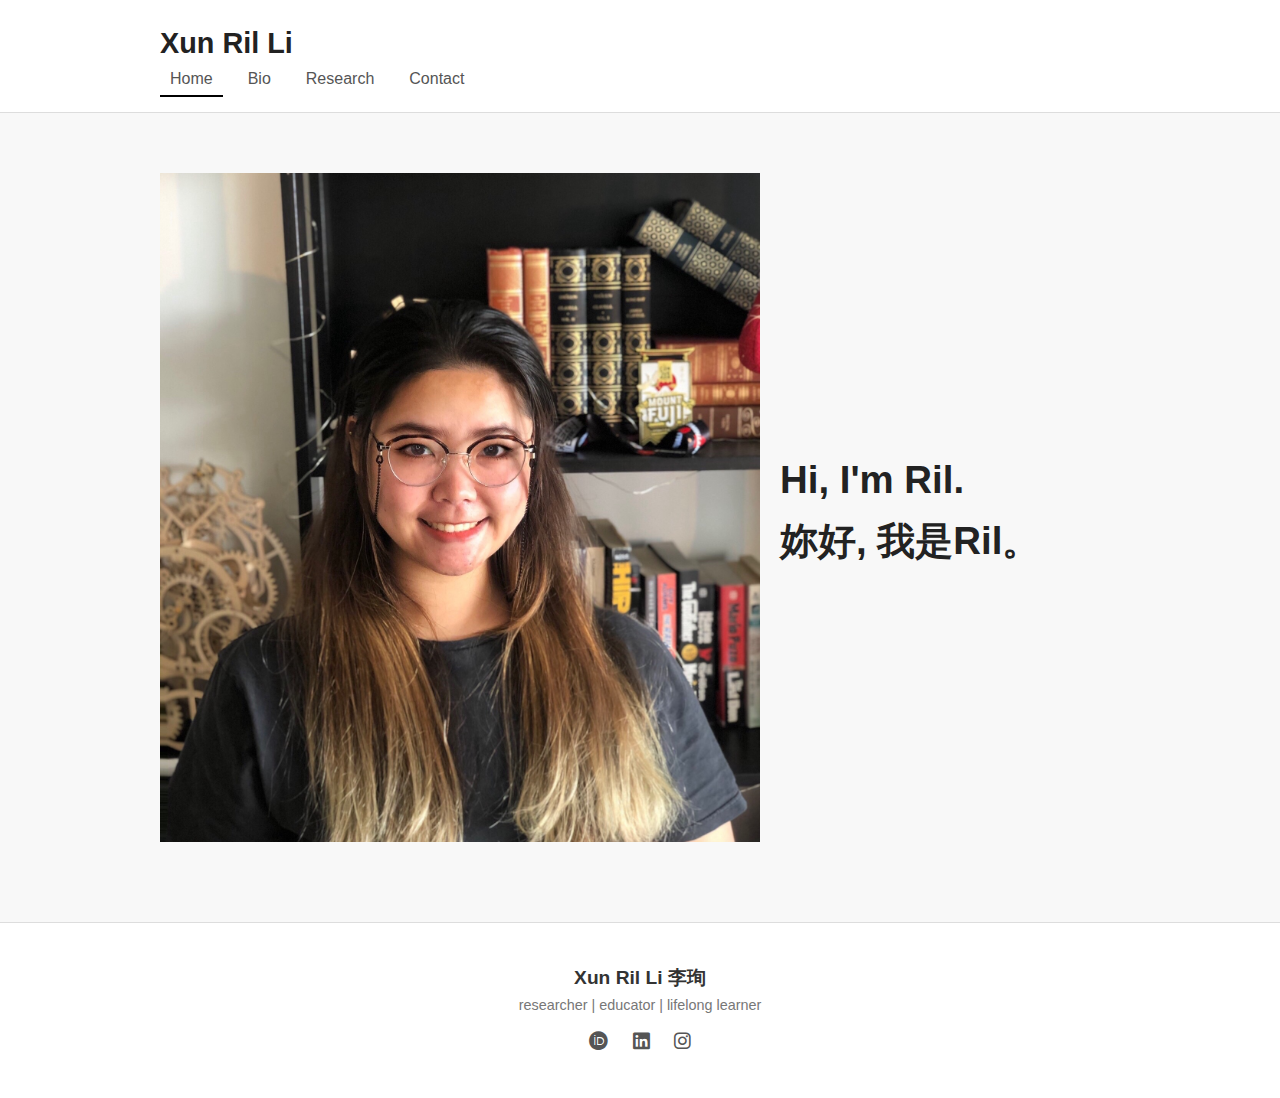
<file: index.html>
<!DOCTYPE html>
<html lang="en">
<head>
  <meta charset="UTF-8">
  <meta name="viewport" content="width=device-width, initial-scale=1">
  <title>Xun Ril Li - Home</title>
  <!-- Link to Font Awesome for social icons -->
  <link rel="stylesheet" href="https://cdnjs.cloudflare.com/ajax/libs/font-awesome/6.0.0-beta3/css/all.min.css">
  <link rel="stylesheet" href="style.css">
  <style>
    body {
      opacity: 0;
      transition: opacity 0.5s ease-in-out;
    }

    body.fade-in {
      opacity: 1;
    }

    body.fade-out {
      opacity: 0;
    }
  </style>
</head>
<body>
  <!-- Header (same on all pages) -->
  <header>
    <div class="container">
      <h1 class="site-title">Xun Ril Li</h1>
      <nav>
        <ul>
          <li><a href="index.html" class="active">Home</a></li>
          <li><a href="bio.html">Bio</a></li>
          <li><a href="research.html">Research</a></li>
          <li><a href="contact.html">Contact</a></li>
        </ul>
      </nav>
    </div>
  </header>

  <!-- Main Content -->
  <main class="container">
    <section class="homepage">
      <div class="intro">
        <div class="intro-image">
          <img src="assets/profile-pic.jpeg" alt="Profile Picture" class="profile-pic">
        </div>
        <div class="intro-text">
          <h2>Hi, I'm Ril.<br>妳好, 我是Ril。</h2>
        </div>
      </div>
    </section>
  </main>

  <!-- Footer (same on all pages) -->
  <footer>
    <div class="container">
      <p class="footer-name">Xun Ril Li 李珣</p>
      <p class="footer-sub">researcher | educator | lifelong learner</p>
      <div class="social-icons">
        <a href="https://orcid.org/0009-0003-3100-555X" target="_blank" title="ORCID"><i class="fab fa-orcid"></i></a>
        <a href="https://www.linkedin.com/in/rilxunli" target="_blank" title="LinkedIn"><i class="fab fa-linkedin"></i></a>
        <a href="https://www.instagram.com/its_justthistoast/" target="_blank" title="Instagram"><i class="fab fa-instagram"></i></a>
      </div>
    </div>
  </footer>

  <!-- Page effects -->
  <script>
    document.addEventListener("DOMContentLoaded", function () {
      document.body.classList.add("fade-in");
    });

    // Fade out before navigating to another page
    document.querySelectorAll('a').forEach(link => {
      if (link.hostname === window.location.hostname) {
        link.addEventListener('click', function (e) {
          const target = link.getAttribute('href');
          if (target && !target.startsWith('#') && !link.hasAttribute('download')) {
            e.preventDefault();
            document.body.classList.remove("fade-in");
            document.body.classList.add("fade-out");
            setTimeout(() => {
              window.location.href = target;
            }, 300);
          }
        });
      }
    });
  </script>
</body>
</html>
</file>
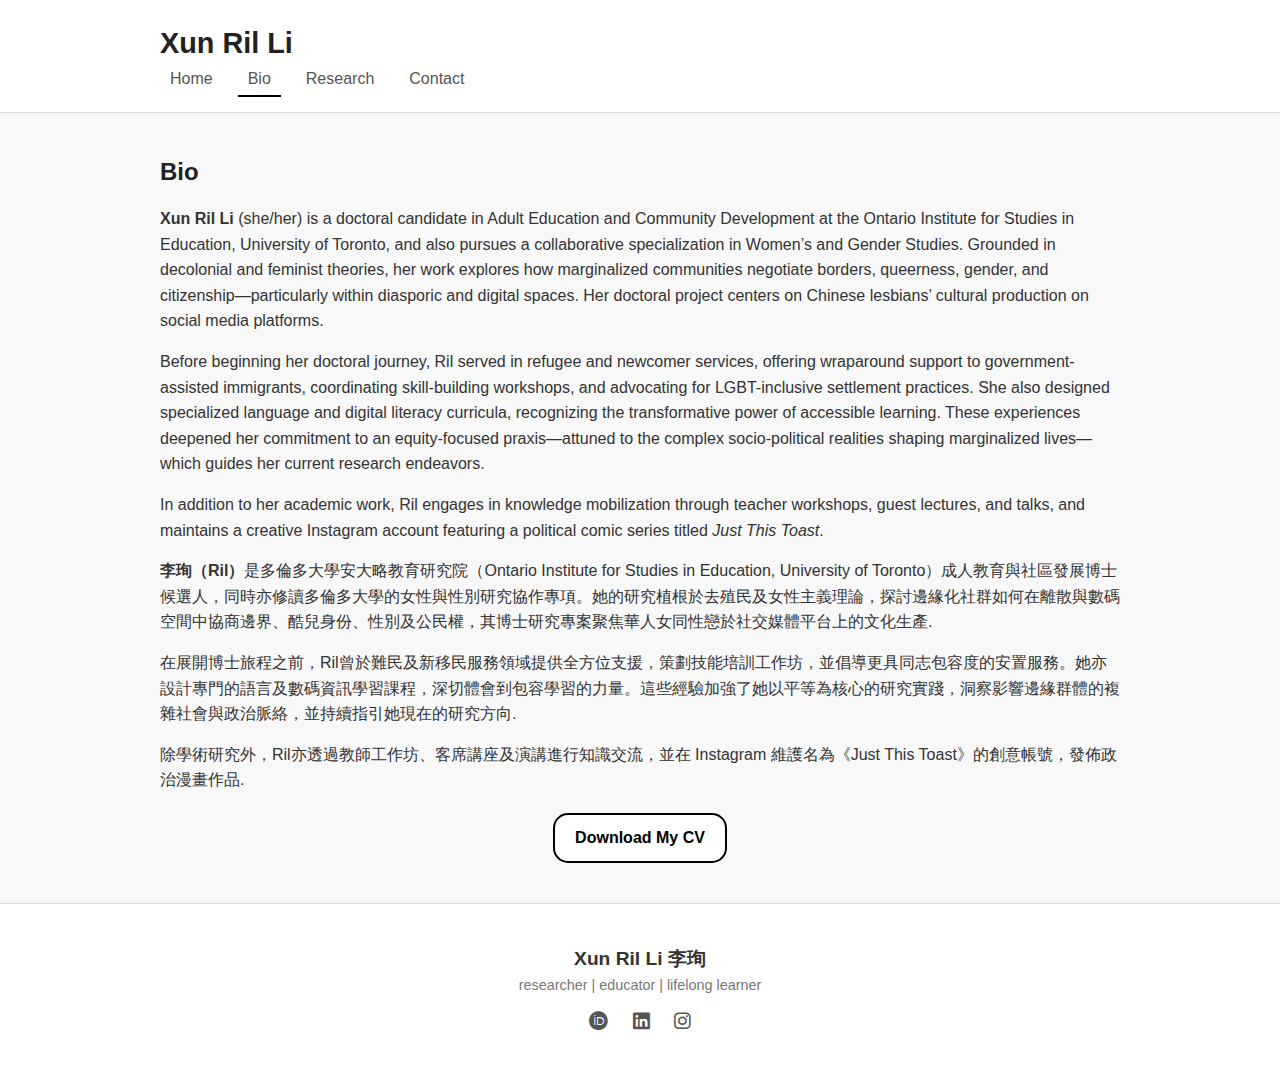
<file: bio.html>
<!DOCTYPE html>
<html lang="en">
<head>
  <meta charset="UTF-8">
  <meta name="viewport" content="width=device-width, initial-scale=1">
  <title>Xun Ril Li - Bio</title>
  <link rel="stylesheet" href="style.css">
  <link rel="stylesheet" href="https://cdnjs.cloudflare.com/ajax/libs/font-awesome/6.0.0-beta3/css/all.min.css">

  <style>
    body {
      opacity: 0;
      transition: opacity 0.5s ease-in-out;
    }

    body.fade-in {
      opacity: 1;
    }

    body.fade-out {
      opacity: 0;
    }
  </style>
</head>
<body>
  <!-- Header -->
  <header>
    <div class="container">
      <h1 class="site-title">Xun Ril Li</h1>
      <nav>
        <ul>
          <li><a href="index.html">Home</a></li>
          <li><a href="bio.html" class="active">Bio</a></li>
          <li><a href="research.html">Research</a></li>
          <li><a href="contact.html">Contact</a></li>
        </ul>
      </nav>
    </div>
  </header>

  <!-- Main Content -->
  <main class="container">
    <article class="bio-content">
      <h2>Bio</h2>
      <p><strong>Xun Ril Li</strong> (she/her) is a doctoral candidate in Adult Education and Community Development at the Ontario Institute for Studies in Education, University of Toronto, and also pursues a collaborative specialization in Women’s and Gender Studies. Grounded in decolonial and feminist theories, her work explores how marginalized communities negotiate borders, queerness, gender, and citizenship—particularly within diasporic and digital spaces. Her doctoral project centers on Chinese lesbians’ cultural production on social media platforms.</p>
      <p>Before beginning her doctoral journey, Ril served in refugee and newcomer services, offering wraparound support to government-assisted immigrants, coordinating skill-building workshops, and advocating for LGBT-inclusive settlement practices. She also designed specialized language and digital literacy curricula, recognizing the transformative power of accessible learning. These experiences deepened her commitment to an equity-focused praxis—attuned to the complex socio-political realities shaping marginalized lives—which guides her current research endeavors.</p>
      <p>In addition to her academic work, Ril engages in knowledge mobilization through teacher workshops, guest lectures, and talks, and maintains a creative Instagram account featuring a political comic series titled <em>Just This Toast</em>.</p>
      <p><strong>李珣（Ril）</strong>是多倫多大學安大略教育研究院（Ontario Institute for Studies in Education, University of Toronto）成人教育與社區發展博士候選人，同時亦修讀多倫多大學的女性與性別研究協作專項。她的研究植根於去殖民及女性主義理論，探討邊緣化社群如何在離散與數碼空間中協商邊界、酷兒身份、性別及公民權，其博士研究專案聚焦華人女同性戀於社交媒體平台上的文化生產.</p>
      <p>在展開博士旅程之前，Ril曾於難民及新移民服務領域提供全方位支援，策劃技能培訓工作坊，並倡導更具同志包容度的安置服務。她亦設計專門的語言及數碼資訊學習課程，深切體會到包容學習的力量。這些經驗加強了她以平等為核心的研究實踐，洞察影響邊緣群體的複雜社會與政治脈絡，並持續指引她現在的研究方向.</p>
      <p>除學術研究外，Ril亦透過教師工作坊、客席講座及演講進行知識交流，並在 Instagram 維護名為《Just This Toast》的創意帳號，發佈政治漫畫作品.</p>

      <div class="cv-container">
        <a href="Xun-Ril-Li-CV.pdf" class="cv-button" download="Xun_Ril_Li_CV.pdf">Download My CV</a>
      </div>
    </article>
  </main>

  <!-- Footer -->
  <footer>
    <div class="container">
      <p class="footer-name">Xun Ril Li 李珣</p>
      <p class="footer-sub">researcher | educator | lifelong learner</p>
      <div class="social-icons">
        <a href="https://orcid.org/0009-0003-3100-555X" target="_blank"><i class="fab fa-orcid"></i></a>
        <a href="https://www.linkedin.com/in/rilxunli" target="_blank"><i class="fab fa-linkedin"></i></a>
        <a href="https://www.instagram.com/its_justthistoast/" target="_blank"><i class="fab fa-instagram"></i></a>
      </div>
    </div>
  </footer>

  <!-- JS for fade-in and fade-out -->
  <script>
    document.addEventListener("DOMContentLoaded", function () {
      document.body.classList.add("fade-in");
    });

    document.querySelectorAll('a').forEach(link => {
      if (link.hostname === window.location.hostname) {
        link.addEventListener('click', function (e) {
          const target = link.getAttribute('href');
          if (target && !target.startsWith('#') && !link.hasAttribute('download')) {
            e.preventDefault();
            document.body.classList.remove("fade-in");
            document.body.classList.add("fade-out");
            setTimeout(() => {
              window.location.href = target;
            }, 300);
          }
        });
      }
    });
  </script>
</body>
</html>
</file>
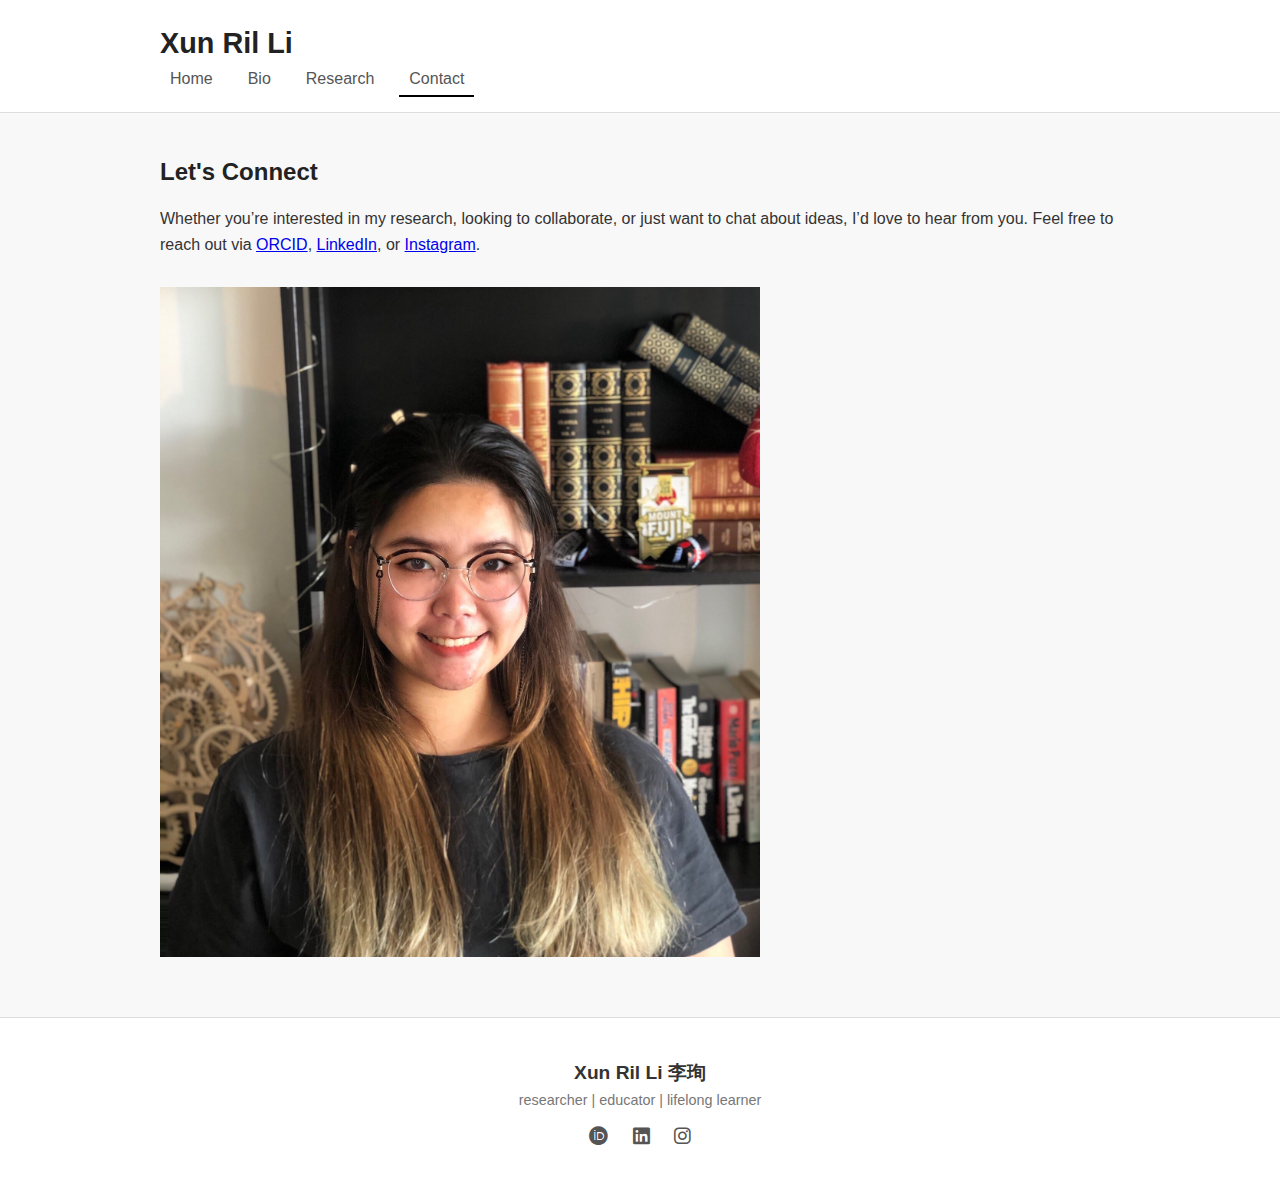
<file: contact.html>
<!DOCTYPE html>
<html lang="en">
<head>
  <meta charset="UTF-8" />
  <meta name="viewport" content="width=device-width, initial-scale=1" />
  <title>Xun Ril Li - Contact</title>
  <link rel="stylesheet" href="style.css" />
  <link rel="stylesheet" href="https://cdnjs.cloudflare.com/ajax/libs/font-awesome/6.0.0-beta3/css/all.min.css" />
  <style>
    body {
      opacity: 0;
      transition: opacity 0.5s ease-in-out;
    }

    body.fade-in {
      opacity: 1;
    }

    body.fade-out {
      opacity: 0;
    }
  </style>
</head>
<body>
  <!-- Header -->
  <header>
    <div class="container">
      <h1 class="site-title">Xun Ril Li</h1>
      <nav>
        <ul>
          <li><a href="index.html">Home</a></li>
          <li><a href="bio.html">Bio</a></li>
          <li><a href="research.html">Research</a></li>
          <li><a href="contact.html" class="active">Contact</a></li>
        </ul>
      </nav>
    </div>
  </header>

  <!-- Main Content -->
  <main class="container">
    <section>
      <h2>Let's Connect</h2>
      <p>
        Whether you’re interested in my research, looking to collaborate, or just want to chat about ideas, I’d love to hear from you. 
        Feel free to reach out via <a href="https://orcid.org/0009-0003-3100-555X" target="_blank">ORCID</a>, 
        <a href="https://www.linkedin.com/in/rilxunli" target="_blank">LinkedIn</a>, or 
        <a href="https://www.instagram.com/its_justthistoast/" target="_blank">Instagram</a>.
      </p>
      <div style="margin-top: 30px;">
        <img src="assets/profile-pic.jpeg" alt="Profile Picture" class="profile-pic" />
      </div>
    </section>
  </main>

  <!-- Footer -->
  <footer>
    <div class="container">
      <p class="footer-name">Xun Ril Li 李珣</p>
      <p class="footer-sub">researcher | educator | lifelong learner</p>
      <div class="social-icons">
        <a href="https://orcid.org/0009-0003-3100-555X" target="_blank" title="ORCID"><i class="fab fa-orcid"></i></a>
        <a href="https://www.linkedin.com/in/rilxunli" target="_blank" title="LinkedIn"><i class="fab fa-linkedin"></i></a>
        <a href="https://www.instagram.com/its_justthistoast/" target="_blank" title="Instagram"><i class="fab fa-instagram"></i></a>
      </div>
    </div>
  </footer>

  <!-- JS for fade-in and fade-out -->
  <script>
    document.addEventListener("DOMContentLoaded", function () {
      document.body.classList.add("fade-in");
    });

    document.querySelectorAll('a').forEach(link => {
      if (link.hostname === window.location.hostname) {
        link.addEventListener('click', function (e) {
          const target = link.getAttribute('href');
          if (target && !target.startsWith('#') && !link.hasAttribute('download')) {
            e.preventDefault();
            document.body.classList.remove("fade-in");
            document.body.classList.add("fade-out");
            setTimeout(() => {
              window.location.href = target;
            }, 300);
          }
        });
      }
    });
  </script>
</body>
</html>
</file>
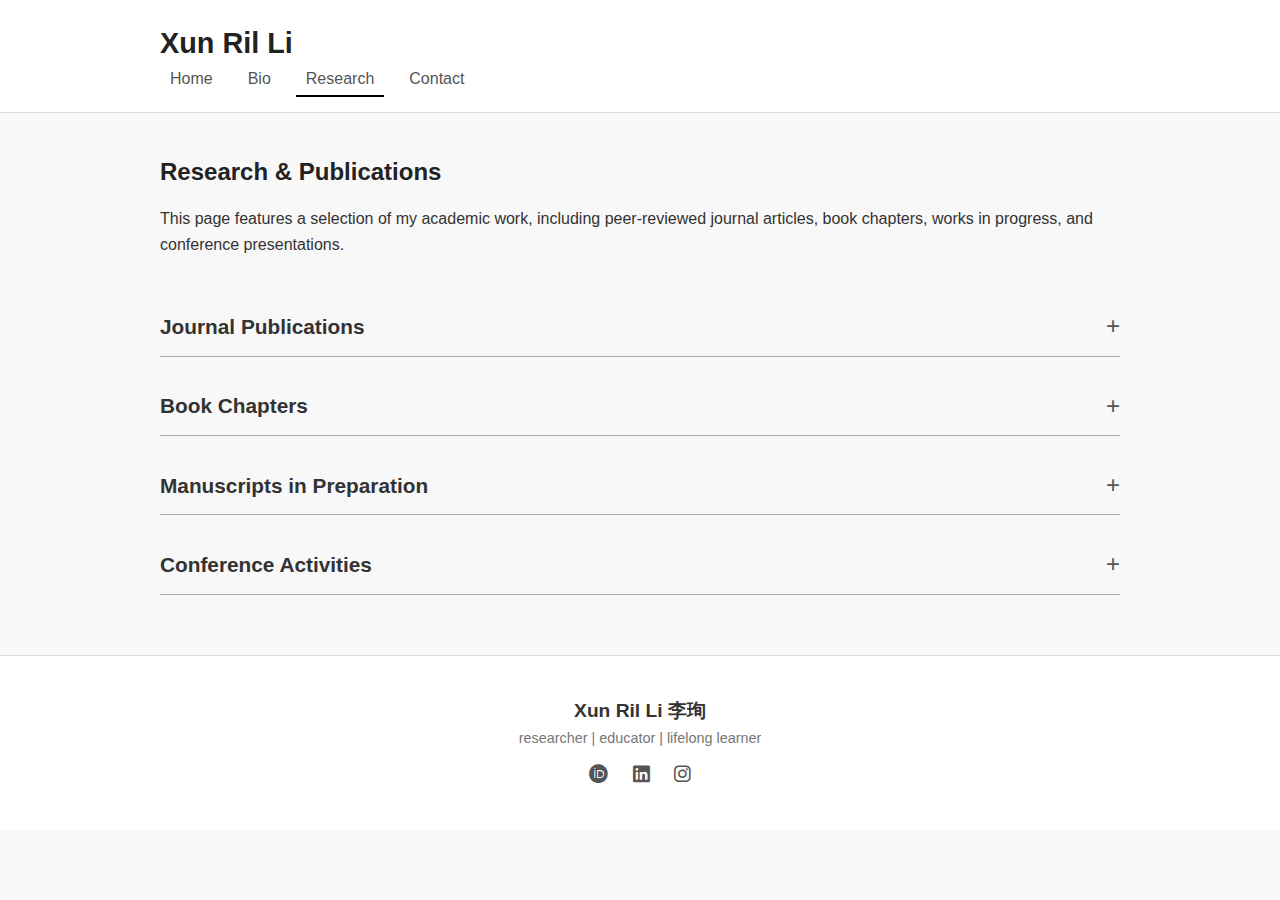
<file: research.html>
<!DOCTYPE html>
<html lang="en">
<head>
  <meta charset="UTF-8" />
  <meta name="viewport" content="width=device-width, initial-scale=1" />
  <title>Xun Ril Li - Research</title>
  <link rel="stylesheet" href="style.css" />
  <link rel="stylesheet" href="https://cdnjs.cloudflare.com/ajax/libs/font-awesome/6.0.0-beta3/css/all.min.css" />
  <style>
    body {
      opacity: 0;
      transition: opacity 0.5s ease-in-out;
    }

    body.fade-in {
      opacity: 1;
    }

    body.fade-out {
      opacity: 0;
    }
  </style>
</head>
<body>
  <!-- Header -->
  <header>
    <div class="container">
      <h1 class="site-title">Xun Ril Li</h1>
      <nav>
        <ul>
          <li><a href="index.html">Home</a></li>
          <li><a href="bio.html">Bio</a></li>
          <li><a href="research.html" class="active">Research</a></li>
          <li><a href="contact.html">Contact</a></li>
        </ul>
      </nav>
    </div>
  </header>

  <!-- Main Content -->
  <main class="container">
    <section class="research-content">
      <h2>Research &amp; Publications</h2>
      <p class="research-intro">
        This page features a selection of my academic work, including peer-reviewed journal articles, book chapters, works in progress, and conference presentations.
      </p>

      <!-- Journal Publications -->
      <div class="dropdown">
        <div class="dropdown-header">
          <span class="dropdown-title">Journal Publications</span>
          <span class="dropdown-sign">+</span>
        </div>
        <div class="dropdown-content">
          <ul>
            <li><strong>Li, X.R.</strong>, Lavia, D., &amp; Kempf, A. (Submitted). Managing (in) the Shadows of Canadian Schooling: Undocumented Students’ Strategic Self-Invisibilization. <em>Canadian Journal of Education</em>.</li>
            <li><strong>Li, X.R.</strong> (2025). [Review of the book Queer Chimerica: A Speculative Auto/Ethnography of the Cool Child, by S. Ye]. <em>Sexualities</em>.</li>
          </ul>
        </div>
      </div>

      <!-- Book Chapters -->
      <div class="dropdown">
        <div class="dropdown-header">
          <span class="dropdown-title">Book Chapters</span>
          <span class="dropdown-sign">+</span>
        </div>
        <div class="dropdown-content">
          <ul>
            <li><strong>Li, X.R.</strong> (forthcoming). Chinese Migrants’ LGBTQ Storytelling practices on Xiaohongshu (RED). In Torres, R. A. &amp; Lam, A. (Eds), <em>Asia on the Margins: Redefining Belonging in Western Colonial Societies</em>. Woodbridge: CDS Press.</li>
          </ul>
        </div>
      </div>

      <!-- Manuscripts in Preparation -->
      <div class="dropdown">
        <div class="dropdown-header">
          <span class="dropdown-title">Manuscripts in Preparation</span>
          <span class="dropdown-sign">+</span>
        </div>
        <div class="dropdown-content">
          <ul>
            <li><strong>Li, X.R.</strong> (2025). Commodified Dreams and Permanent Temporariness: Racialized Precarity in Canada’s PGWP and Tuition Fee Regimes [Manuscript in Preparation].</li>
            <li><strong>Li, X.R.</strong> (2025). Rhymes Beyond Borders: Unveiling Dialogic Meaning-Making and Defiant Spaces through Hip-Hop Literacies [Manuscript in Preparation].</li>
            <li><strong>Li, X.R.</strong>, Lavia, D., &amp; Kempf, A. (2025). Beyond ‘Safety’: How Ontario Schools Fail—and Can Support—Students with Precarious Immigration Status [Manuscript in Preparation].</li>
            <li><strong>Li, X.R.</strong> (2025). TikTok Refugees and Cyber Coloniality: Rethinking Language, Power, and Public Pedagogy on Xiaohongshu [Manuscript in Preparation].</li>
            <li><strong>Li, X.R.</strong> (2025). Digital Lifelines, COVID Memories: Chinese Lesbians Reflecting on Community and Care in Pandemic Times [Manuscript in Preparation].</li>
            <li><strong>Li, X.R.</strong> &amp; Zhang, Y. (2025). Pillow Princess, or Passive Dominance? The Agency Within and Beyond the Bedroom [Manuscript in Preparation].</li>
            <li><strong>Li, X.R.</strong> (2025). Play and Gender Roles: The Aesthetic of Chinese Lesbian Domesticity [Manuscript in Preparation].</li>
          </ul>
        </div>
      </div>

      <!-- Conference Activities -->
      <div class="dropdown">
        <div class="dropdown-header">
          <span class="dropdown-title">Conference Activities</span>
          <span class="dropdown-sign">+</span>
        </div>
        <div class="dropdown-content">
          <ul>
            <li>Kempf, A. &amp; <strong>Li, X.R.</strong> (June 15, 2024). At the Intersections of Invisibility and Agency: Learning and Being Among Precarious Status Immigration Students [paper presentation]. <em>Canadian Society for the Study of Education</em>; <em>Canadian Association for Social Justice Education</em>. <em>Congress of the Federation for the Humanities &amp; Social Sciences</em>, Montreal, Canada.</li>
            <li>Kempf, A. &amp; <strong>Li, X.R.</strong> (June 15, 2024). Schooling Experiences of Ontario Youth with Precarious Immigration Status: Implications for Teacher Education [paper presentation]. <em>Canadian Society for the Study of Education</em>; <em>Canadian Association for Teacher Education</em>. <em>Congress of the Federation for the Humanities &amp; Social Sciences</em>, Montreal, Canada.</li>
            <li><strong>Li, X.R.</strong> (December 8, 2024). Play and Gender Roles: The Aesthetic of Chinese Lesbian Domesticity [paper presentation]. <em>The 5th International Conference on Gender Studies and Sexuality</em>, Paris, France.</li>
            <li><strong>Li, X.R.</strong> (June 18, 2024). (Re)Visualizing Dialogic Informal Learning: Political Webcomics on Social Media [poster presentation]. <em>2024 Canadian Association for the Study of Adult Education (CASAE) Annual Conference</em>, Montreal, Canada.</li>
            <li><strong>Li, X.R.</strong> (March 22, 2024). Rhymes Beyond Borders: Unveiling Dialogic Meaning-Making and Defiant Spaces through Hip-Hop Literacies [paper presentation]. <em>2024 Graduate Student Research Conference (GRSC)</em>, OISE, Toronto, Canada.</li>
            <li><strong>Li, X.R.</strong> (March 23, 2024). Exploring Differences and Belonging through a Poker Game [workshop]. <em>2024 GRSC</em>, OISE, Toronto, Canada.</li>
            <li><strong>Li, X.</strong> (March 23, 2024). #WebComics: Fostering Global Dialogue through Political Webcomics on Instagram [art exhibition]. <em>2024 GRSC</em>, OISE, Toronto, Canada.</li>
          </ul>
        </div>
      </div>
    </section>
  </main>

  <!-- Footer -->
  <footer>
    <div class="container">
      <p class="footer-name">Xun Ril Li 李珣</p>
      <p class="footer-sub">researcher | educator | lifelong learner</p>
      <div class="social-icons">
        <a href="https://orcid.org/0009-0003-3100-555X" target="_blank" title="ORCID"><i class="fab fa-orcid"></i></a>
        <a href="https://www.linkedin.com/in/rilxunli" target="_blank" title="LinkedIn"><i class="fab fa-linkedin"></i></a>
        <a href="https://www.instagram.com/its_justthistoast/" target="_blank" title="Instagram"><i class="fab fa-instagram"></i></a>
      </div>
    </div>
  </footer>

  <!-- Scripts -->
  <script>
    // Fade-in on page load
    document.addEventListener("DOMContentLoaded", function () {
      document.body.classList.add("fade-in");
    });

    // Fade-out before navigating away
    document.querySelectorAll('a').forEach(link => {
      if (link.hostname === window.location.hostname) {
        link.addEventListener('click', function (e) {
          const target = link.getAttribute('href');
          if (target && !target.startsWith('#') && !link.hasAttribute('download')) {
            e.preventDefault();
            document.body.classList.remove("fade-in");
            document.body.classList.add("fade-out");
            setTimeout(() => {
              window.location.href = target;
            }, 300);
          }
        });
      }
    });

    // Dropdown toggle
    document.querySelectorAll('.dropdown-header').forEach(header => {
      header.addEventListener('click', () => {
        const content = header.nextElementSibling;
        const sign = header.querySelector('.dropdown-sign');
        content.classList.toggle('open');
        sign.textContent = content.classList.contains('open') ? '–' : '+';
      });
    });
  </script>
</body>
</html>
</file>
<file: style.css>
/* Reset */
* {
  margin: 0;
  padding: 0;
  box-sizing: border-box;
}

/* Force consistent vertical scrollbar */
html {
  overflow-y: scroll;
}

/* Body styling */
body {
  font-family: Arial, sans-serif;
  line-height: 1.6;
  color: #333;
  background-color: #f8f8f8;
}

/* Container */
.container {
  width: 90%;
  max-width: 1000px;
  margin-left: auto;
  margin-right: auto;
  padding: 20px;
  overflow-x: hidden;
}

/* Header */
header {
  background-color: #fff;
  border-bottom: 1px solid #ddd;
  margin-bottom: 20px;
}

header .site-title {
  font-size: 1.8rem;
  color: #222;
}

header nav ul {
  list-style: none;
  display: flex;
  gap: 15px;
}

header nav ul li a {
  text-decoration: none;
  color: #555;
  padding: 10px;
  position: relative;
}

header nav ul li a::after {
  content: '';
  position: absolute;
  left: 0;
  bottom: 0;
  width: 0;
  height: 2px;
  background: black;
  transition: width 0.3s ease;
}

header nav ul li a:hover::after,
header nav ul li a.active::after {
  width: 100%;
}

/* Footer */
footer {
  background-color: #fff;
  border-top: 1px solid #ddd;
  padding: 20px 0;
  text-align: center;
  margin-top: 20px;
}

footer .footer-name {
  font-size: 1.2rem;
  font-weight: bold;
}

footer .footer-sub {
  font-size: 0.9rem;
  margin-bottom: 10px;
  color: #777;
}

footer .social-icons a {
  margin: 0 10px;
  color: #555;
  font-size: 1.2rem;
}

footer .social-icons a:hover {
  color: #000;
}

/* Main */
main {
  overflow-x: hidden;
}

main h2 {
  margin-bottom: 15px;
  color: #222;
}

main p {
  margin-bottom: 15px;
}

/* Homepage: Profile Picture */
.profile-pic {
  width: 100%;
  max-width: 600px;
  height: auto;
  border-radius: 0;
  display: block;
  margin-bottom: 20px;
}

/* Homepage: Intro Layout */
.intro {
  display: flex;
  align-items: center;
  gap: 20px;
  padding: 20px 0;
}

.intro-text {
  flex: 1;
  font-size: 1.6rem;
}

/* CV Button */
.cv-container {
  text-align: center;
  margin-top: 20px;
}

.cv-button {
  display: inline-block;
  padding: 10px 20px;
  border: 2px solid black;
  border-radius: 15px;
  background-color: white;
  color: black;
  text-decoration: none;
  font-weight: bold;
}

.cv-button:hover {
  background-color: #f2f2f2;
}

/* Research Page Intro */
.research-intro {
  margin-bottom: 40px;
}

/* Dropdown Styles */
.dropdown {
  margin-bottom: 20px;
}

.dropdown-header {
  display: flex;
  justify-content: space-between;
  align-items: center;
  border-bottom: 1px solid #aaa;
  padding: 10px 0;
  cursor: pointer;
}

.dropdown-title {
  font-size: 1.3rem;
  font-weight: bold;
}

.dropdown-sign {
  font-size: 1.5rem;
  font-weight: normal;
  color: #555;
}

/* Dropdown Content – animated */
.dropdown-content {
  max-height: 0;
  overflow: hidden;
  padding: 0;
  transition: 
    max-height 0.5s ease-in-out,
    padding 0.5s ease-in-out;
}

.dropdown-content.open {
  max-height: 2000px; /* adjust as needed */
  padding: 10px 0;
}

.dropdown-content ul {
  max-width: 100%;
}

.dropdown-content ul li {
  margin-bottom: 20px;
  word-break: break-word;
}

.dropdown-content ul li:last-child {
  margin-bottom: 0;
}

/* Responsive for Mobile */
@media (max-width: 600px) {
  .intro {
    flex-direction: column;
    align-items: center;
    text-align: center;
  }

  .profile-pic {
    width: 80%;
    max-width: 300px;
  }

  .intro-text {
    padding-top: 10px;
  }
}

/* Page fade-in animation */
body {
  opacity: 0;
  transition: opacity 0.6s ease-in;
}

body.fade-in {
  opacity: 1;
}
</file>
